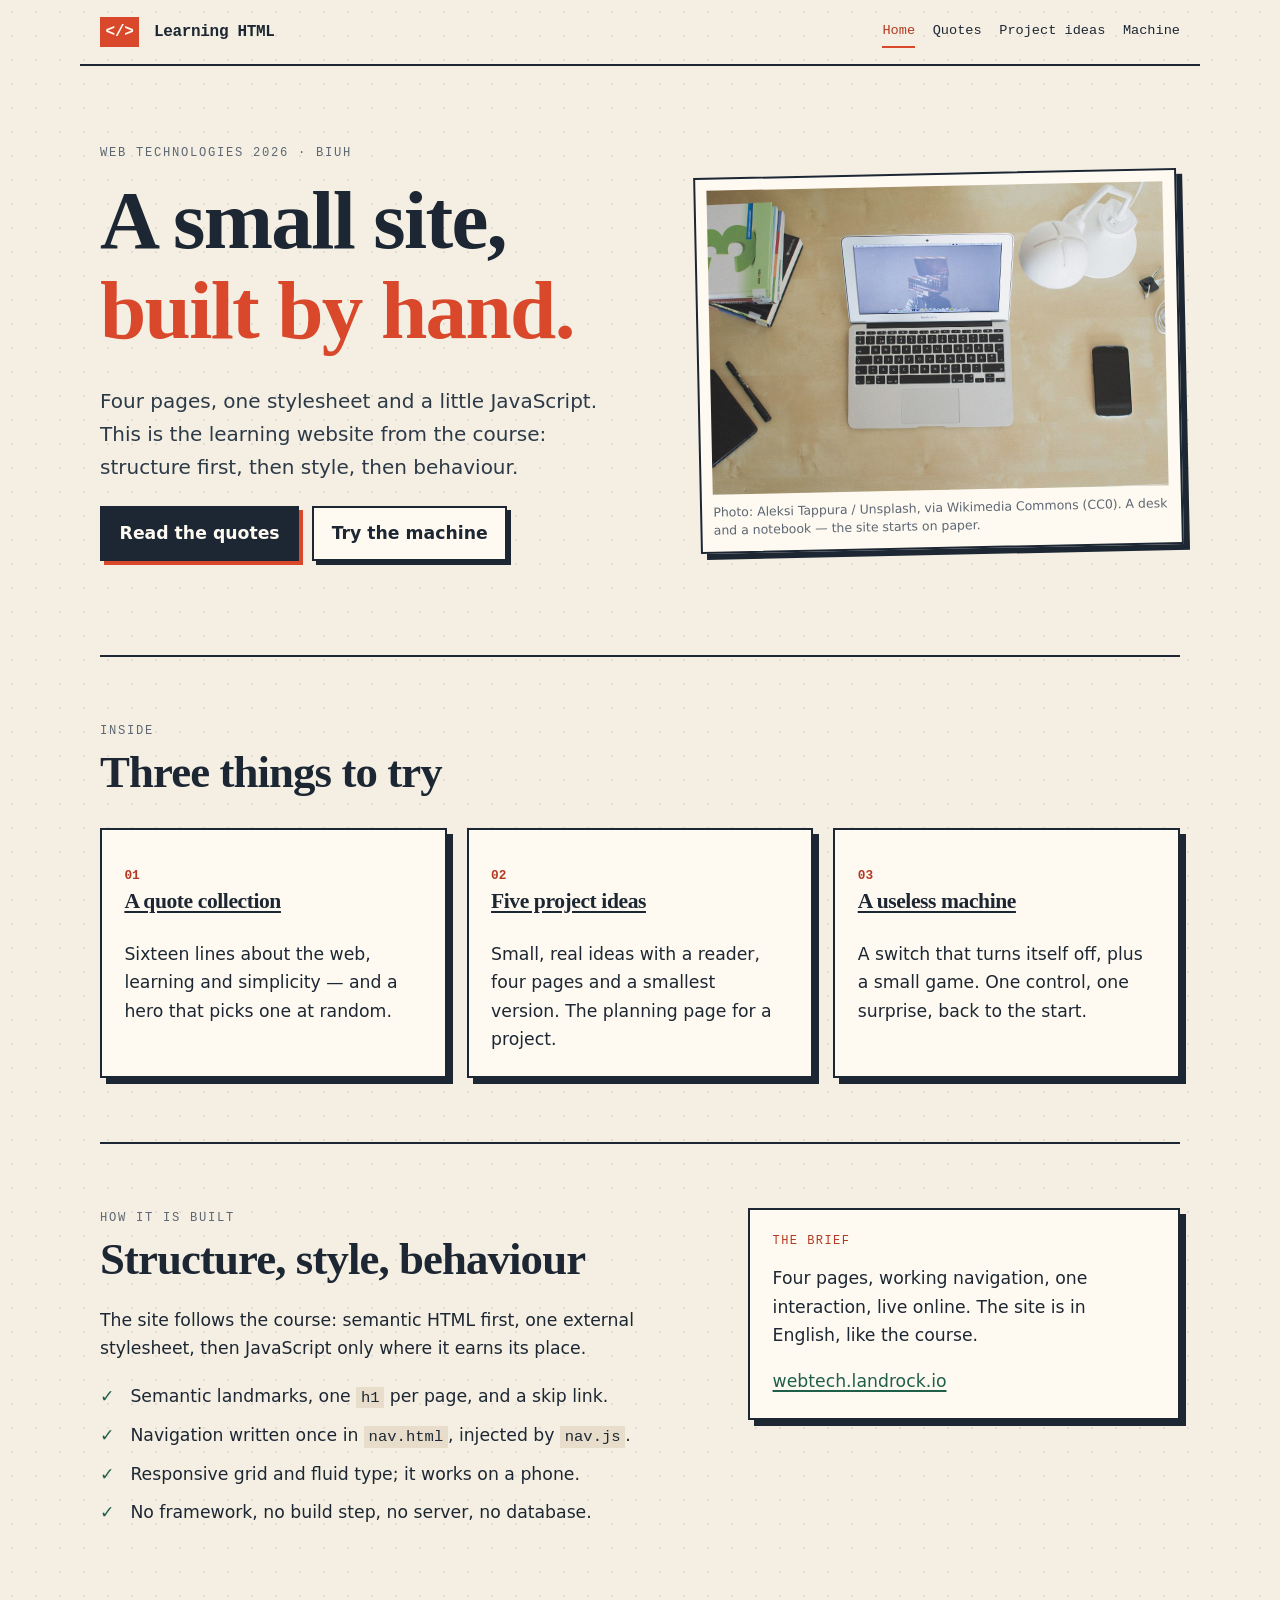
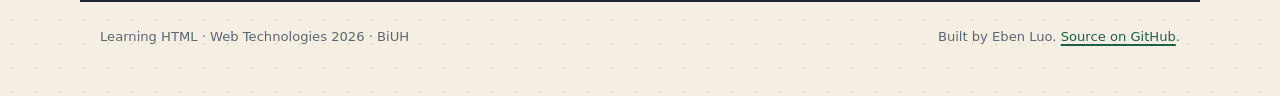
<file: index.html>
<!DOCTYPE html>
<html lang="en">
<head>
  <meta charset="UTF-8">
  <meta name="viewport" content="width=device-width, initial-scale=1">
  <title>Learning HTML — a small site built by hand</title>
  <meta name="description" content="The learning website for Web Technologies 2026: four pages, one stylesheet and a little JavaScript.">
  <link rel="canonical" href="https://ebenluo.github.io/my-site/">
  <meta property="og:title" content="Learning HTML — a small site built by hand">
  <meta property="og:description" content="Four pages, one stylesheet and a little JavaScript. Built for Web Technologies 2026.">
  <meta property="og:image" content="https://ebenluo.github.io/my-site/images/og-image.jpg">
  <meta property="og:image:width" content="1200">
  <meta property="og:image:height" content="630">
  <meta property="og:url" content="https://ebenluo.github.io/my-site/">
  <meta property="og:type" content="website">
  <meta name="twitter:card" content="summary_large_image">
  <link rel="icon" href="images/favicon-32.png" sizes="32x32">
  <link rel="apple-touch-icon" href="images/apple-touch-icon.png">
  <link rel="stylesheet" href="style.css">
  <script src="nav.js" defer></script>
</head>
<body>
  <a class="skip-link" href="#main">Skip to content</a>

  <header class="site-header">
    <a class="brand" href="index.html"><span class="brand-mark" aria-hidden="true">&lt;/&gt;</span> Learning HTML</a>
    <div class="nav-mount" data-nav></div>
  </header>

  <main id="main">
    <section class="hero" aria-labelledby="hero-title">
      <div class="hero-copy">
        <p class="eyebrow">Web Technologies 2026 · BiUH</p>
        <h1 id="hero-title">A small site,<br><span>built by hand.</span></h1>
        <p class="lede">Four pages, one stylesheet and a little JavaScript. This is the learning website from the course: structure first, then style, then behaviour.</p>
        <p class="hero-actions">
          <a class="button" href="quotes.html">Read the quotes</a>
          <a class="button button--ghost" href="machine.html">Try the machine</a>
        </p>
      </div>
      <figure class="hero-figure">
        <img src="images/hero.jpg" alt="A laptop, a notebook, a phone and books on a wooden desk, seen from above." width="1200" height="800">
        <figcaption>Photo: Aleksi Tappura / Unsplash, via Wikimedia Commons (CC0). A desk and a notebook — the site starts on paper.</figcaption>
      </figure>
    </section>

    <section class="section" aria-labelledby="inside-title">
      <div class="section-head">
        <p class="eyebrow">Inside</p>
        <h2 id="inside-title">Three things to try</h2>
      </div>
      <div class="card-grid">
        <article class="card">
          <p class="card-number">01</p>
          <h3><a href="quotes.html">A quote collection</a></h3>
          <p>Sixteen lines about the web, learning and simplicity — and a hero that picks one at random.</p>
        </article>
        <article class="card">
          <p class="card-number">02</p>
          <h3><a href="project.html">Five project ideas</a></h3>
          <p>Small, real ideas with a reader, four pages and a smallest version. The planning page for a project.</p>
        </article>
        <article class="card">
          <p class="card-number">03</p>
          <h3><a href="machine.html">A useless machine</a></h3>
          <p>A switch that turns itself off, plus a small game. One control, one surprise, back to the start.</p>
        </article>
      </div>
    </section>

    <section class="section section--split" aria-labelledby="built-title">
      <div>
        <p class="eyebrow">How it is built</p>
        <h2 id="built-title">Structure, style, behaviour</h2>
        <p>The site follows the course: semantic HTML first, one external stylesheet, then JavaScript only where it earns its place.</p>
        <ul class="check-list">
          <li>Semantic landmarks, one <code>h1</code> per page, and a skip link.</li>
          <li>Navigation written once in <code>nav.html</code>, injected by <code>nav.js</code>.</li>
          <li>Responsive grid and fluid type; it works on a phone.</li>
          <li>No framework, no build step, no server, no database.</li>
        </ul>
      </div>
      <aside class="note" aria-label="Course note">
        <p class="note-label">The brief</p>
        <p>Four pages, working navigation, one interaction, live online. The site is in English, like the course.</p>
        <p><a href="https://webtech.landrock.io" rel="noopener">webtech.landrock.io</a></p>
      </aside>
    </section>
  </main>

  <footer class="site-footer">
    <p>Learning HTML · Web Technologies 2026 · BiUH</p>
    <p>Built by Eben Luo. <a href="https://github.com/EbenLuo/my-site">Source on GitHub</a>.</p>
  </footer>
</body>
</html>
</file>
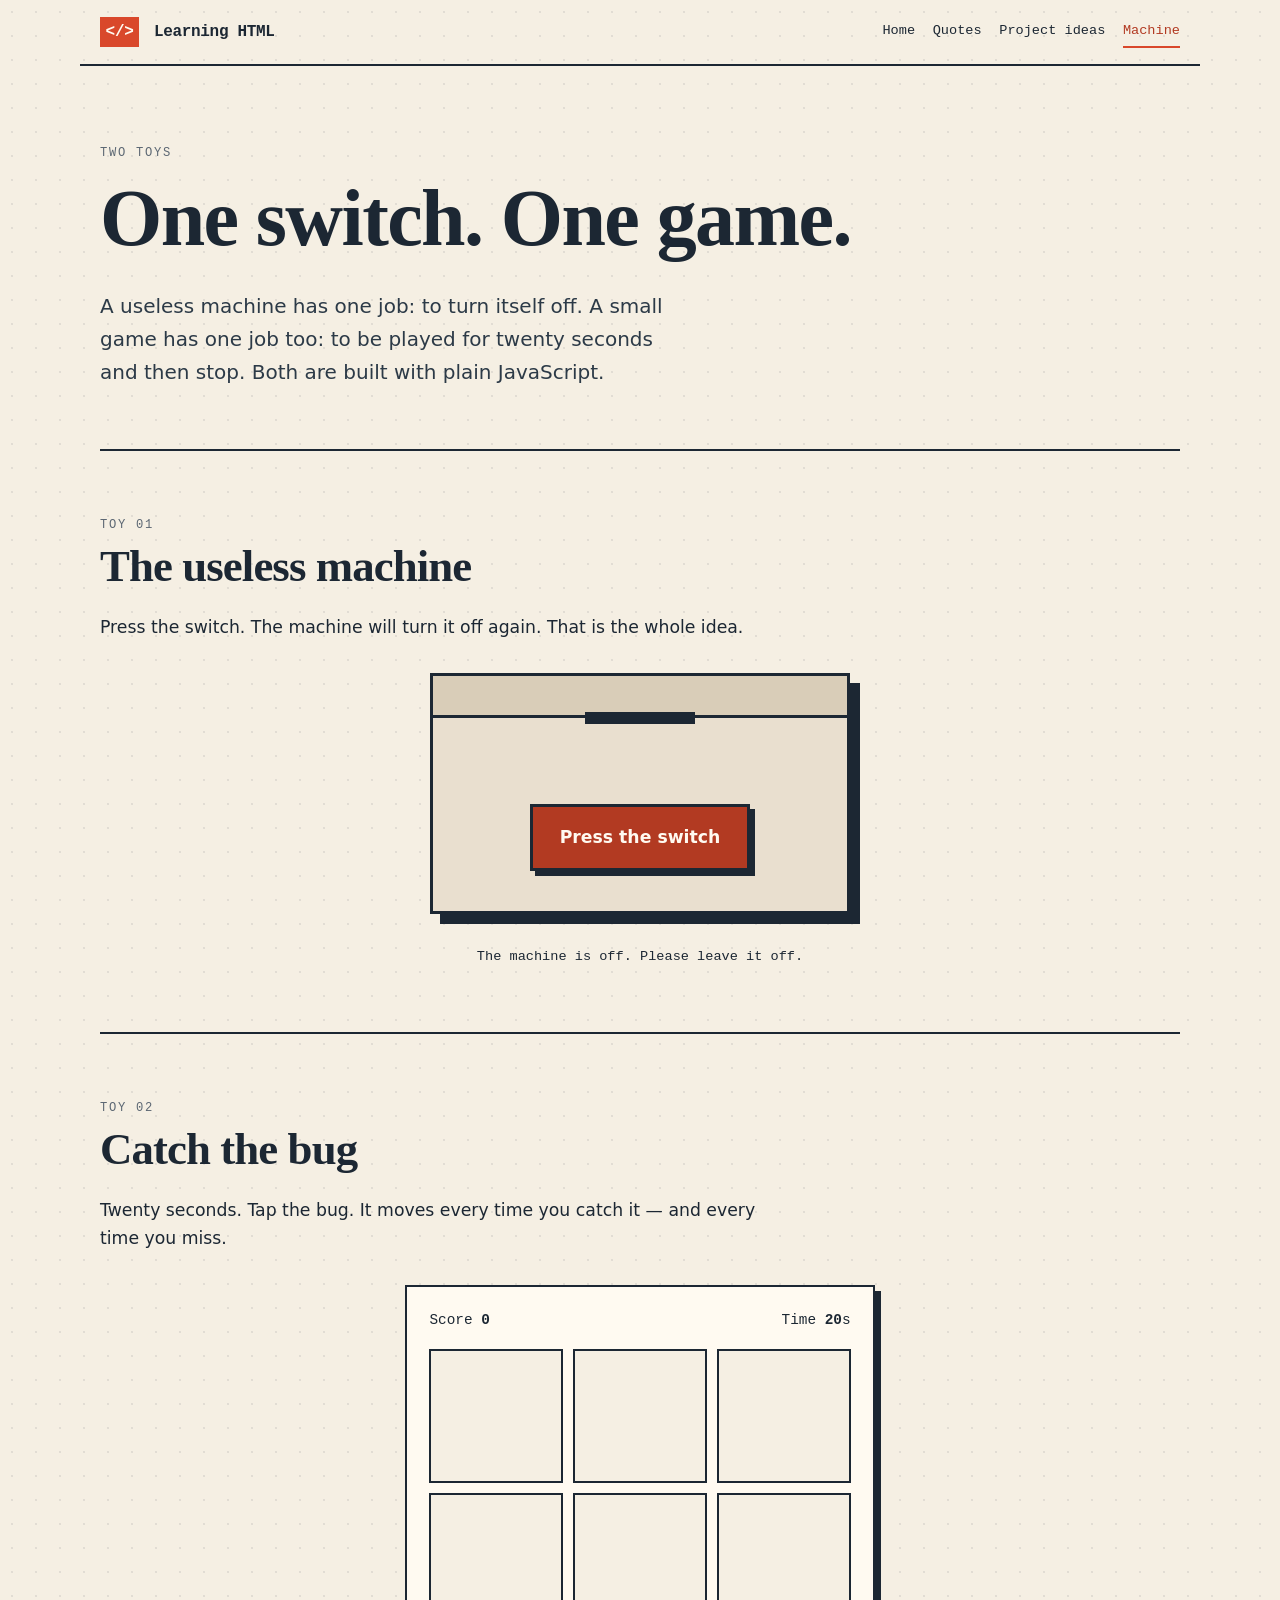
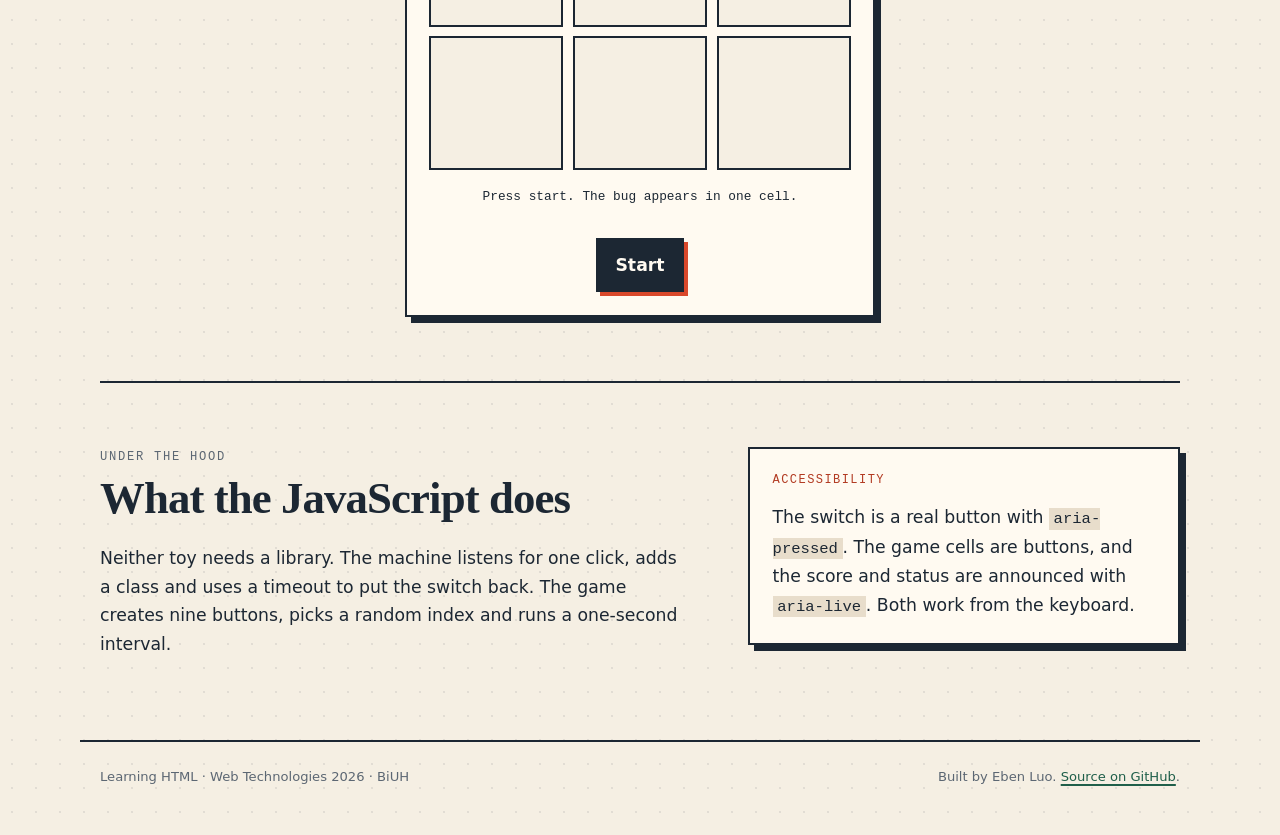
<file: machine.html>
<!DOCTYPE html>
<html lang="en">
<head>
  <meta charset="UTF-8">
  <meta name="viewport" content="width=device-width, initial-scale=1">
  <title>The useless machine — Learning HTML</title>
  <meta name="description" content="A switch that turns itself off, and a twenty-second game: catch the bug.">
  <link rel="canonical" href="https://ebenluo.github.io/my-site/machine.html">
  <meta property="og:title" content="The useless machine — Learning HTML">
  <meta property="og:description" content="A switch that turns itself off, and a twenty-second game: catch the bug.">
  <meta property="og:image" content="https://ebenluo.github.io/my-site/images/og-image.jpg">
  <meta property="og:image:width" content="1200">
  <meta property="og:image:height" content="630">
  <meta property="og:url" content="https://ebenluo.github.io/my-site/machine.html">
  <meta property="og:type" content="website">
  <meta name="twitter:card" content="summary_large_image">
  <link rel="icon" href="images/favicon-32.png" sizes="32x32">
  <link rel="apple-touch-icon" href="images/apple-touch-icon.png">
  <link rel="stylesheet" href="style.css">
  <script src="nav.js" defer></script>
  <script src="machine.js" defer></script>
</head>
<body>
  <a class="skip-link" href="#main">Skip to content</a>

  <header class="site-header">
    <a class="brand" href="index.html"><span class="brand-mark" aria-hidden="true">&lt;/&gt;</span> Learning HTML</a>
    <div class="nav-mount" data-nav></div>
  </header>

  <main id="main">
    <section class="page-intro" aria-labelledby="machine-title">
      <p class="eyebrow">Two toys</p>
      <h1 id="machine-title">One switch. One game.</h1>
      <p class="lede">A useless machine has one job: to turn itself off. A small game has one job too: to be played for twenty seconds and then stop. Both are built with plain JavaScript.</p>
    </section>

    <section class="section machine-section" aria-labelledby="useless-title">
      <div class="section-head">
        <p class="eyebrow">Toy 01</p>
        <h2 id="useless-title">The useless machine</h2>
        <p>Press the switch. The machine will turn it off again. That is the whole idea.</p>
      </div>

      <div class="machine-device" id="machine-device">
        <div class="machine-face" aria-hidden="true"><span class="machine-slot"></span></div>
        <div class="machine-arm" aria-hidden="true"><span class="machine-hand"></span></div>
        <button class="switch" id="machine-switch" type="button" aria-pressed="false">
          <span class="switch-label">Press the switch</span>
        </button>
      </div>
      <p class="machine-status" id="machine-status" role="status" aria-live="polite">The machine is off. Please leave it off.</p>
    </section>

    <section class="section game-section" aria-labelledby="game-title">
      <div class="section-head">
        <p class="eyebrow">Toy 02</p>
        <h2 id="game-title">Catch the bug</h2>
        <p>Twenty seconds. Tap the bug. It moves every time you catch it — and every time you miss.</p>
      </div>

      <div class="game">
        <div class="game-hud">
          <p>Score <strong id="game-score">0</strong></p>
          <p>Time <strong id="game-time">20</strong>s</p>
        </div>
        <div class="game-grid" id="game-grid" role="group" aria-label="Nine cells. Catch the bug."></div>
        <p class="game-status" id="game-status" role="status" aria-live="polite">Press start. The bug appears in one cell.</p>
        <div class="game-actions">
          <button class="button" id="game-start" type="button">Start</button>
        </div>
      </div>
      <noscript><p class="source-note">Both toys need JavaScript. The rest of the site works without it.</p></noscript>
    </section>

    <section class="section section--split" aria-labelledby="how-title">
      <div>
        <p class="eyebrow">Under the hood</p>
        <h2 id="how-title">What the JavaScript does</h2>
        <p>Neither toy needs a library. The machine listens for one click, adds a class and uses a timeout to put the switch back. The game creates nine buttons, picks a random index and runs a one-second interval.</p>
      </div>
      <aside class="note" aria-label="Accessibility note">
        <p class="note-label">Accessibility</p>
        <p>The switch is a real button with <code>aria-pressed</code>. The game cells are buttons, and the score and status are announced with <code>aria-live</code>. Both work from the keyboard.</p>
      </aside>
    </section>
  </main>

  <footer class="site-footer">
    <p>Learning HTML · Web Technologies 2026 · BiUH</p>
    <p>Built by Eben Luo. <a href="https://github.com/EbenLuo/my-site">Source on GitHub</a>.</p>
  </footer>
</body>
</html>
</file>
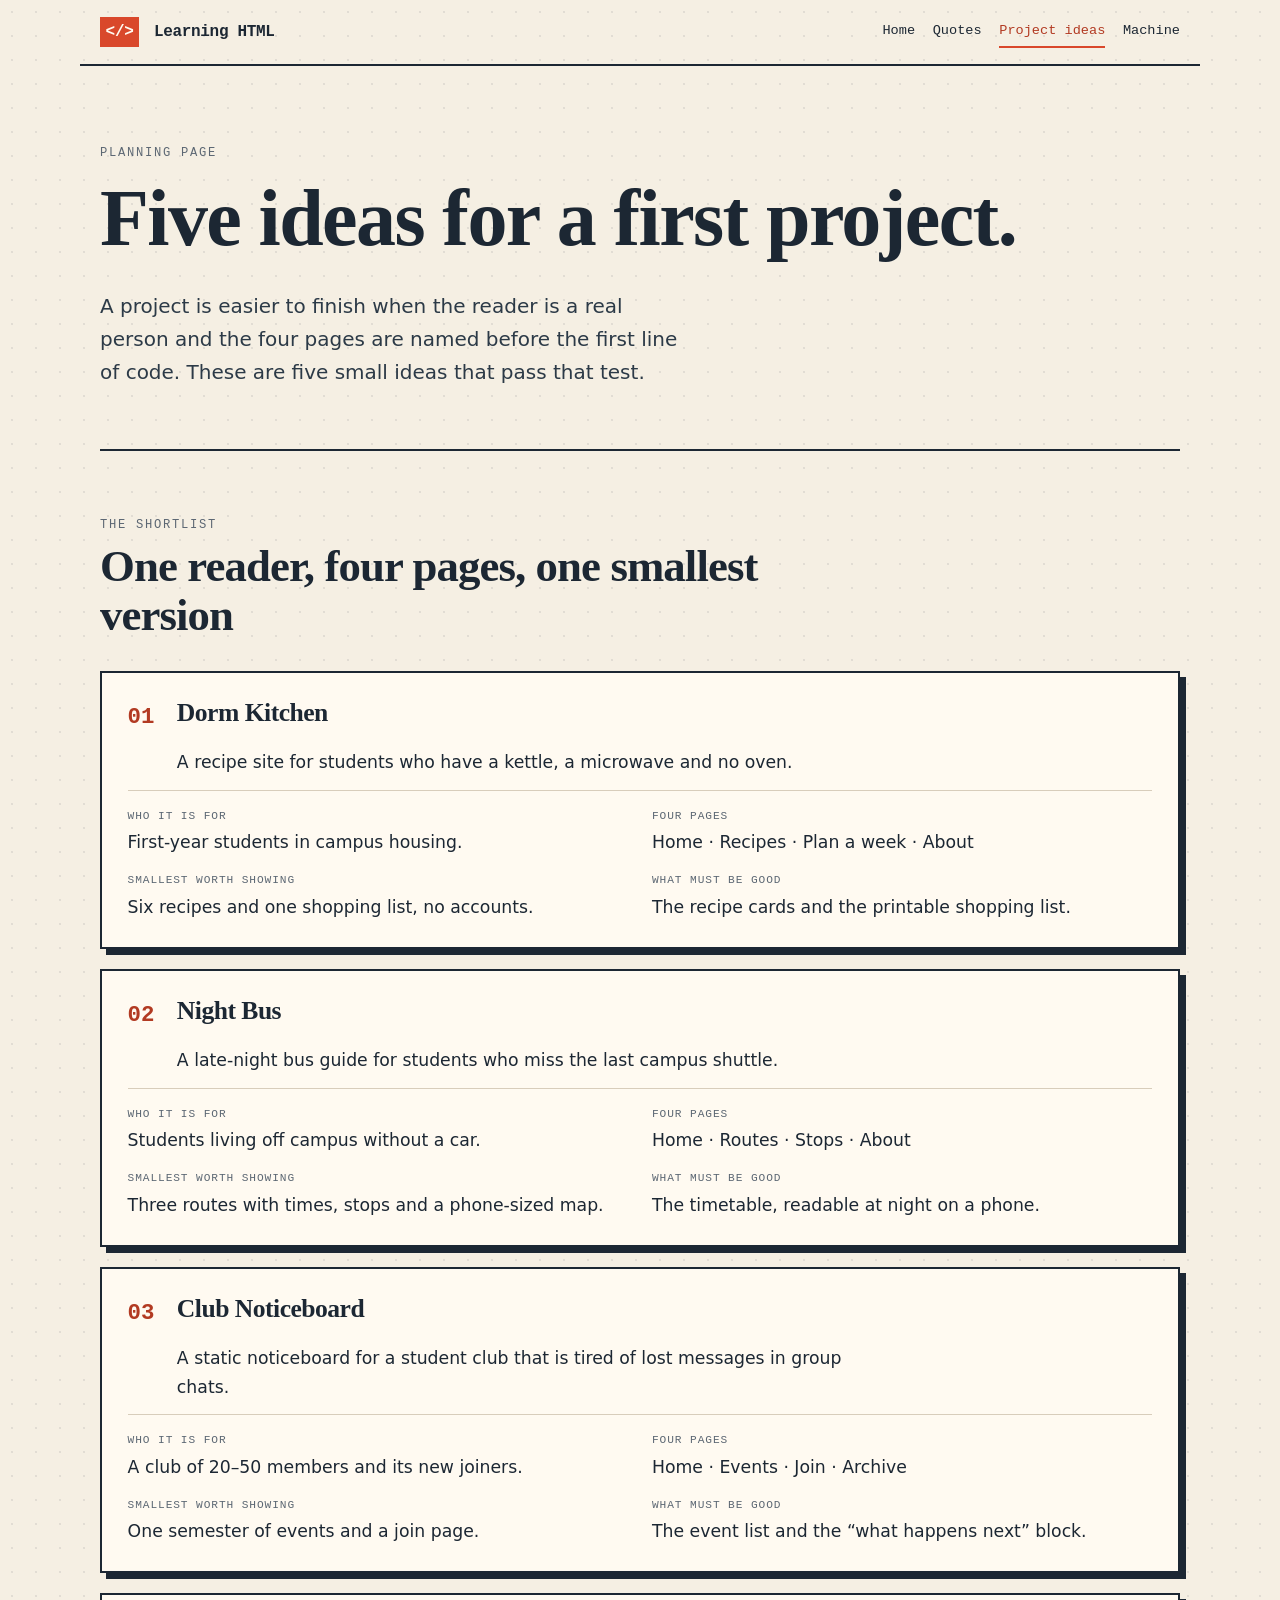
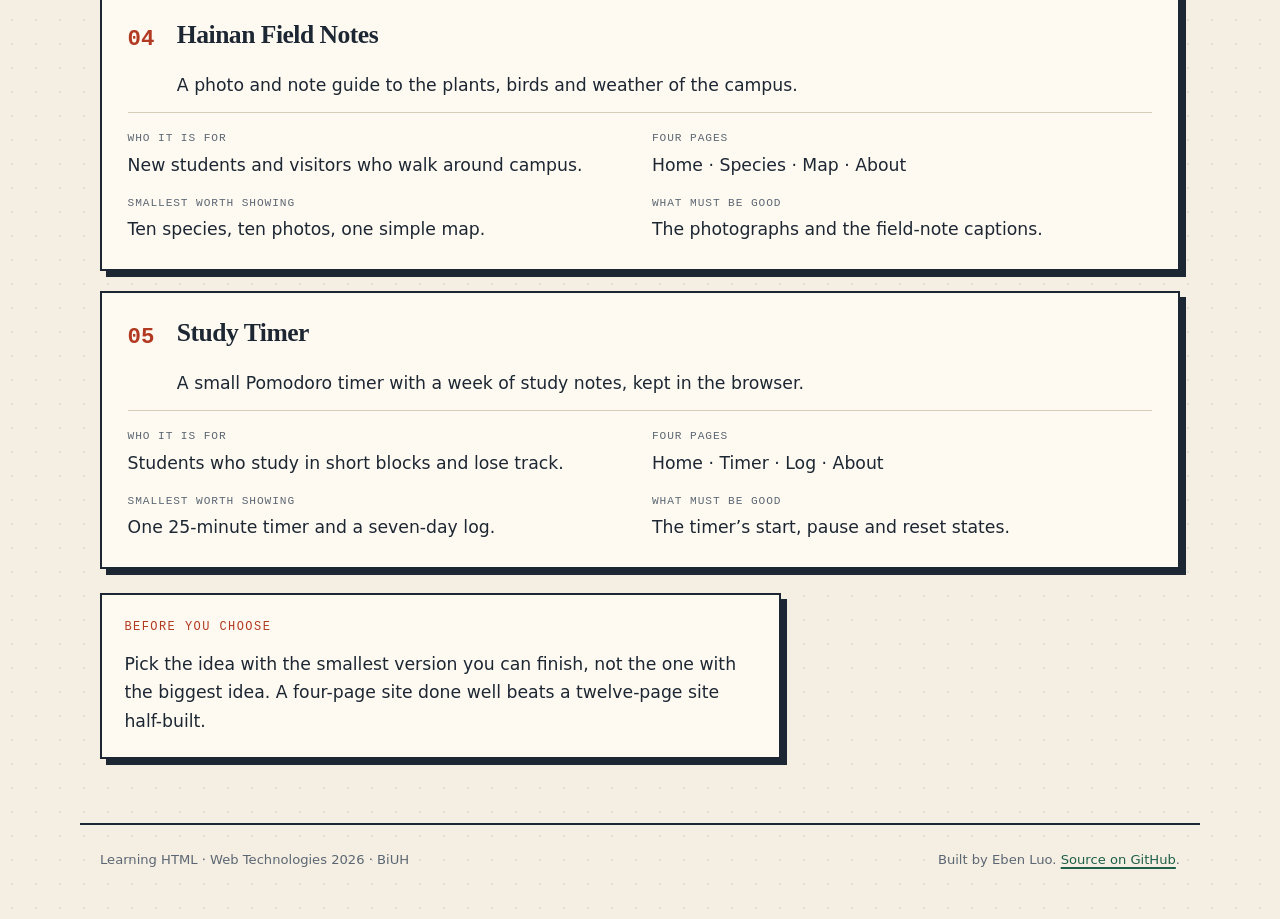
<file: project.html>
<!DOCTYPE html>
<html lang="en">
<head>
  <meta charset="UTF-8">
  <meta name="viewport" content="width=device-width, initial-scale=1">
  <title>Five project ideas — Learning HTML</title>
  <meta name="description" content="Five small website ideas, each with a reader, four pages and a smallest version worth showing.">
  <link rel="canonical" href="https://ebenluo.github.io/my-site/project.html">
  <meta property="og:title" content="Five project ideas — Learning HTML">
  <meta property="og:description" content="Five small website ideas, each with a reader, four pages and a smallest version.">
  <meta property="og:image" content="https://ebenluo.github.io/my-site/images/og-image.jpg">
  <meta property="og:image:width" content="1200">
  <meta property="og:image:height" content="630">
  <meta property="og:url" content="https://ebenluo.github.io/my-site/project.html">
  <meta property="og:type" content="website">
  <meta name="twitter:card" content="summary_large_image">
  <link rel="icon" href="images/favicon-32.png" sizes="32x32">
  <link rel="apple-touch-icon" href="images/apple-touch-icon.png">
  <link rel="stylesheet" href="style.css">
  <script src="nav.js" defer></script>
</head>
<body>
  <a class="skip-link" href="#main">Skip to content</a>

  <header class="site-header">
    <a class="brand" href="index.html"><span class="brand-mark" aria-hidden="true">&lt;/&gt;</span> Learning HTML</a>
    <div class="nav-mount" data-nav></div>
  </header>

  <main id="main">
    <section class="page-intro" aria-labelledby="project-title">
      <p class="eyebrow">Planning page</p>
      <h1 id="project-title">Five ideas for a first project.</h1>
      <p class="lede">A project is easier to finish when the reader is a real person and the four pages are named before the first line of code. These are five small ideas that pass that test.</p>
    </section>

    <section class="section" aria-labelledby="ideas-title">
      <div class="section-head">
        <p class="eyebrow">The shortlist</p>
        <h2 id="ideas-title">One reader, four pages, one smallest version</h2>
      </div>

      <article class="idea">
        <p class="idea-number" aria-hidden="true">01</p>
        <h2>Dorm Kitchen</h2>
        <p class="idea-pitch">A recipe site for students who have a kettle, a microwave and no oven.</p>
        <dl class="idea-meta">
          <div><dt>Who it is for</dt><dd>First-year students in campus housing.</dd></div>
          <div><dt>Four pages</dt><dd>Home · Recipes · Plan a week · About</dd></div>
          <div><dt>Smallest worth showing</dt><dd>Six recipes and one shopping list, no accounts.</dd></div>
          <div><dt>What must be good</dt><dd>The recipe cards and the printable shopping list.</dd></div>
        </dl>
      </article>

      <article class="idea">
        <p class="idea-number" aria-hidden="true">02</p>
        <h2>Night Bus</h2>
        <p class="idea-pitch">A late-night bus guide for students who miss the last campus shuttle.</p>
        <dl class="idea-meta">
          <div><dt>Who it is for</dt><dd>Students living off campus without a car.</dd></div>
          <div><dt>Four pages</dt><dd>Home · Routes · Stops · About</dd></div>
          <div><dt>Smallest worth showing</dt><dd>Three routes with times, stops and a phone-sized map.</dd></div>
          <div><dt>What must be good</dt><dd>The timetable, readable at night on a phone.</dd></div>
        </dl>
      </article>

      <article class="idea">
        <p class="idea-number" aria-hidden="true">03</p>
        <h2>Club Noticeboard</h2>
        <p class="idea-pitch">A static noticeboard for a student club that is tired of lost messages in group chats.</p>
        <dl class="idea-meta">
          <div><dt>Who it is for</dt><dd>A club of 20–50 members and its new joiners.</dd></div>
          <div><dt>Four pages</dt><dd>Home · Events · Join · Archive</dd></div>
          <div><dt>Smallest worth showing</dt><dd>One semester of events and a join page.</dd></div>
          <div><dt>What must be good</dt><dd>The event list and the “what happens next” block.</dd></div>
        </dl>
      </article>

      <article class="idea">
        <p class="idea-number" aria-hidden="true">04</p>
        <h2>Hainan Field Notes</h2>
        <p class="idea-pitch">A photo and note guide to the plants, birds and weather of the campus.</p>
        <dl class="idea-meta">
          <div><dt>Who it is for</dt><dd>New students and visitors who walk around campus.</dd></div>
          <div><dt>Four pages</dt><dd>Home · Species · Map · About</dd></div>
          <div><dt>Smallest worth showing</dt><dd>Ten species, ten photos, one simple map.</dd></div>
          <div><dt>What must be good</dt><dd>The photographs and the field-note captions.</dd></div>
        </dl>
      </article>

      <article class="idea">
        <p class="idea-number" aria-hidden="true">05</p>
        <h2>Study Timer</h2>
        <p class="idea-pitch">A small Pomodoro timer with a week of study notes, kept in the browser.</p>
        <dl class="idea-meta">
          <div><dt>Who it is for</dt><dd>Students who study in short blocks and lose track.</dd></div>
          <div><dt>Four pages</dt><dd>Home · Timer · Log · About</dd></div>
          <div><dt>Smallest worth showing</dt><dd>One 25-minute timer and a seven-day log.</dd></div>
          <div><dt>What must be good</dt><dd>The timer’s start, pause and reset states.</dd></div>
        </dl>
      </article>

      <aside class="note note--wide" aria-label="Before you choose">
        <p class="note-label">Before you choose</p>
        <p>Pick the idea with the smallest version you can finish, not the one with the biggest idea. A four-page site done well beats a twelve-page site half-built.</p>
      </aside>
    </section>
  </main>

  <footer class="site-footer">
    <p>Learning HTML · Web Technologies 2026 · BiUH</p>
    <p>Built by Eben Luo. <a href="https://github.com/EbenLuo/my-site">Source on GitHub</a>.</p>
  </footer>
</body>
</html>
</file>
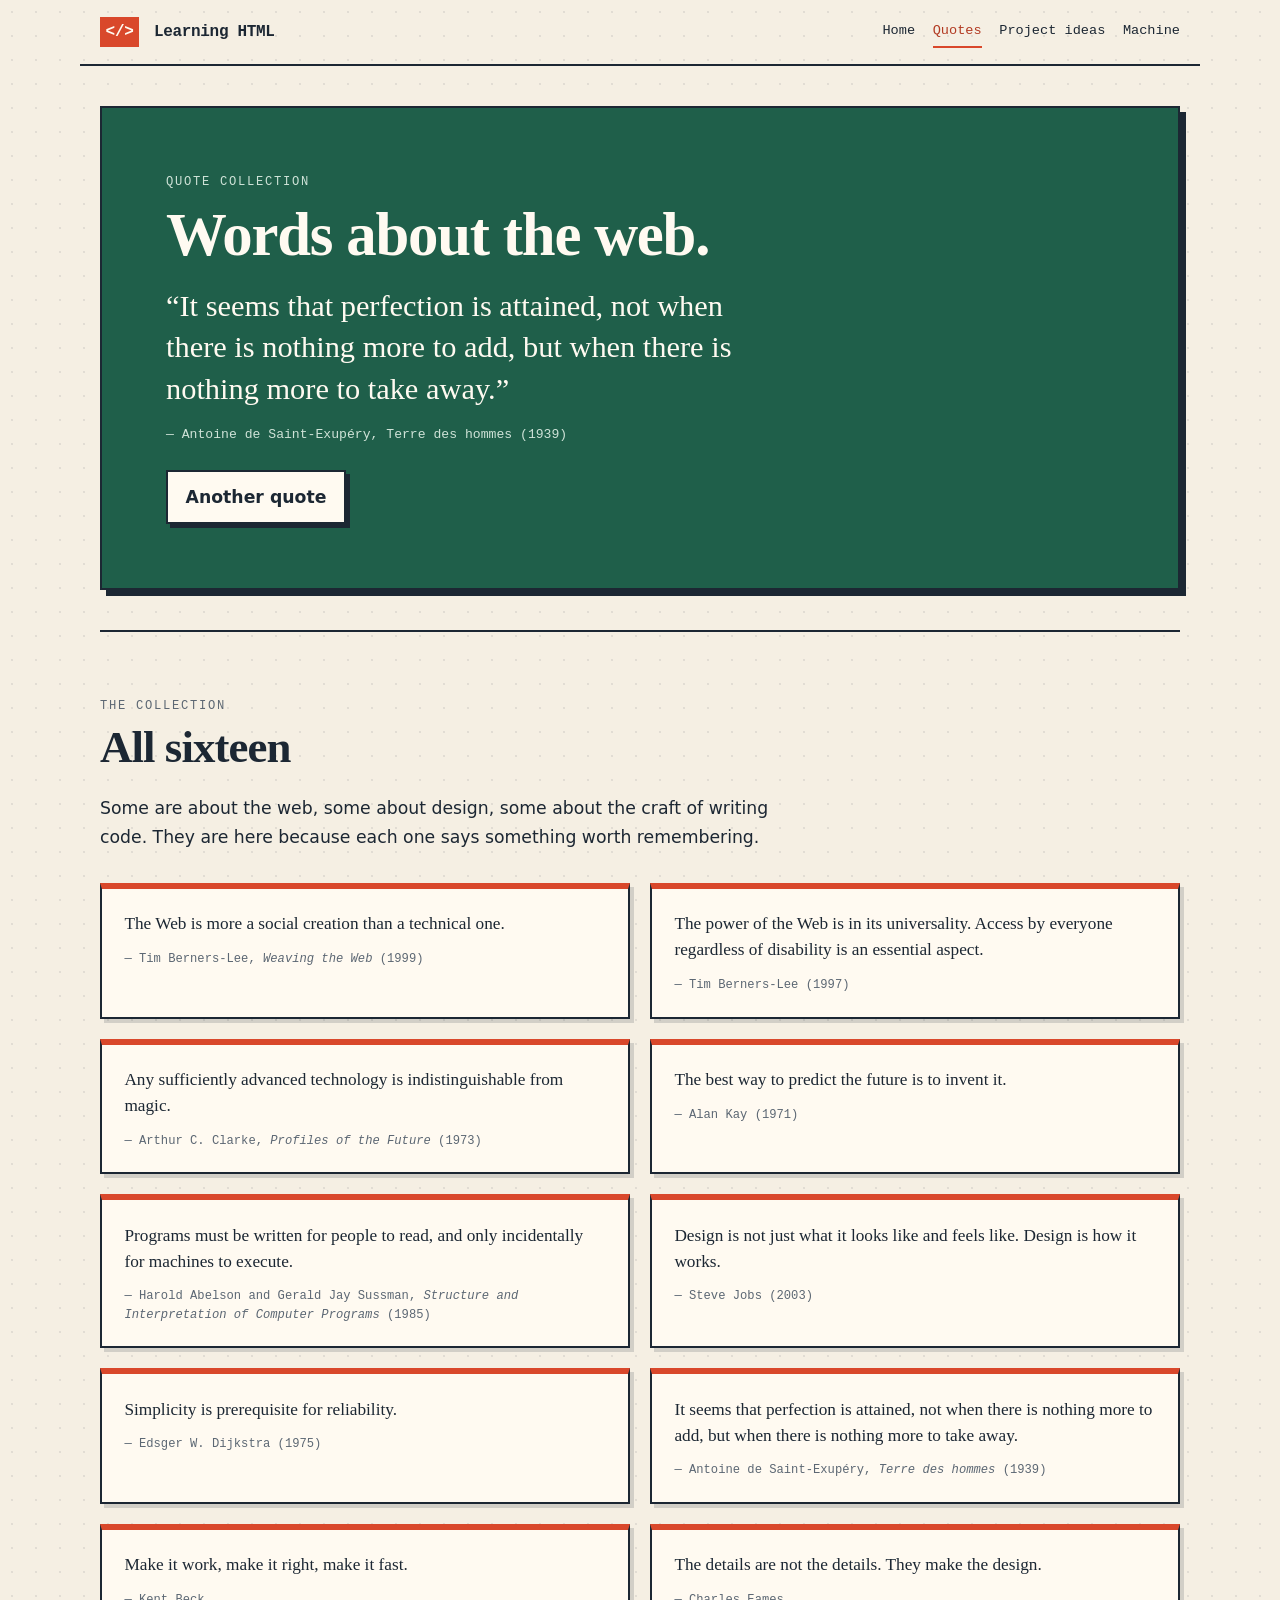
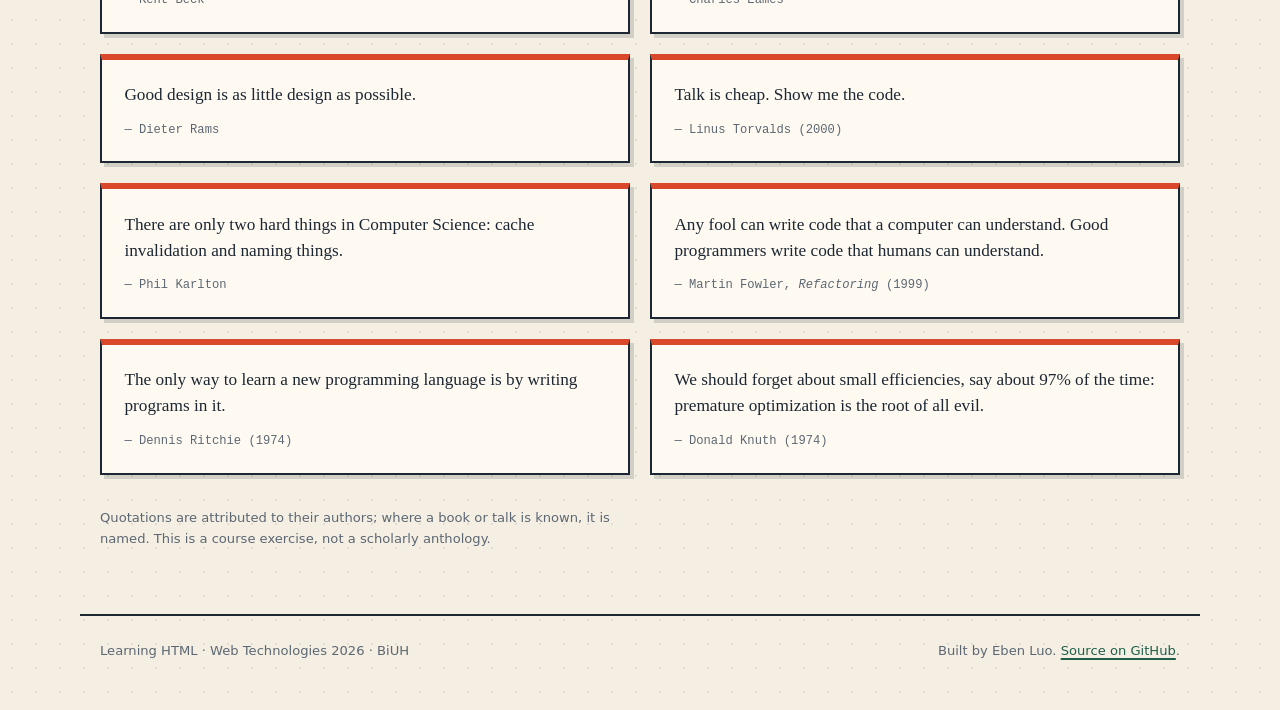
<file: quotes.html>
<!DOCTYPE html>
<html lang="en">
<head>
  <meta charset="UTF-8">
  <meta name="viewport" content="width=device-width, initial-scale=1">
  <title>Quotes about the web — Learning HTML</title>
  <meta name="description" content="Sixteen quotations about the web, learning, simplicity and code, with a random quote in the hero.">
  <link rel="canonical" href="https://ebenluo.github.io/my-site/quotes.html">
  <meta property="og:title" content="Quotes about the web — Learning HTML">
  <meta property="og:description" content="Sixteen quotations about the web, learning, simplicity and code.">
  <meta property="og:image" content="https://ebenluo.github.io/my-site/images/og-image.jpg">
  <meta property="og:image:width" content="1200">
  <meta property="og:image:height" content="630">
  <meta property="og:url" content="https://ebenluo.github.io/my-site/quotes.html">
  <meta property="og:type" content="website">
  <meta name="twitter:card" content="summary_large_image">
  <link rel="icon" href="images/favicon-32.png" sizes="32x32">
  <link rel="apple-touch-icon" href="images/apple-touch-icon.png">
  <link rel="stylesheet" href="style.css">
  <script src="nav.js" defer></script>
  <script src="quotes.js" defer></script>
</head>
<body>
  <a class="skip-link" href="#main">Skip to content</a>

  <header class="site-header">
    <a class="brand" href="index.html"><span class="brand-mark" aria-hidden="true">&lt;/&gt;</span> Learning HTML</a>
    <div class="nav-mount" data-nav></div>
  </header>

  <main id="main">
    <section class="quote-hero" aria-labelledby="quotes-title">
      <p class="eyebrow">Quote collection</p>
      <h1 id="quotes-title">Words about the web.</h1>
      <figure class="random-quote" aria-live="polite" aria-atomic="true">
        <blockquote>
          <p id="random-quote-text">“The Web is more a social creation than a technical one.”</p>
        </blockquote>
        <figcaption id="random-quote-author">— Tim Berners-Lee, <cite>Weaving the Web</cite> (1999)</figcaption>
      </figure>
      <button class="button" id="new-quote" type="button">Another quote</button>
    </section>

    <section class="section" aria-labelledby="all-quotes-title">
      <div class="section-head">
        <p class="eyebrow">The collection</p>
        <h2 id="all-quotes-title">All sixteen</h2>
        <p>Some are about the web, some about design, some about the craft of writing code. They are here because each one says something worth remembering.</p>
      </div>

      <ol class="quote-list">
        <li>
          <figure>
            <blockquote><p>The Web is more a social creation than a technical one.</p></blockquote>
            <figcaption>— Tim Berners-Lee, <cite>Weaving the Web</cite> (1999)</figcaption>
          </figure>
        </li>
        <li>
          <figure>
            <blockquote><p>The power of the Web is in its universality. Access by everyone regardless of disability is an essential aspect.</p></blockquote>
            <figcaption>— Tim Berners-Lee (1997)</figcaption>
          </figure>
        </li>
        <li>
          <figure>
            <blockquote><p>Any sufficiently advanced technology is indistinguishable from magic.</p></blockquote>
            <figcaption>— Arthur C. Clarke, <cite>Profiles of the Future</cite> (1973)</figcaption>
          </figure>
        </li>
        <li>
          <figure>
            <blockquote><p>The best way to predict the future is to invent it.</p></blockquote>
            <figcaption>— Alan Kay (1971)</figcaption>
          </figure>
        </li>
        <li>
          <figure>
            <blockquote><p>Programs must be written for people to read, and only incidentally for machines to execute.</p></blockquote>
            <figcaption>— Harold Abelson and Gerald Jay Sussman, <cite>Structure and Interpretation of Computer Programs</cite> (1985)</figcaption>
          </figure>
        </li>
        <li>
          <figure>
            <blockquote><p>Design is not just what it looks like and feels like. Design is how it works.</p></blockquote>
            <figcaption>— Steve Jobs (2003)</figcaption>
          </figure>
        </li>
        <li>
          <figure>
            <blockquote><p>Simplicity is prerequisite for reliability.</p></blockquote>
            <figcaption>— Edsger W. Dijkstra (1975)</figcaption>
          </figure>
        </li>
        <li>
          <figure>
            <blockquote><p>It seems that perfection is attained, not when there is nothing more to add, but when there is nothing more to take away.</p></blockquote>
            <figcaption>— Antoine de Saint-Exupéry, <cite>Terre des hommes</cite> (1939)</figcaption>
          </figure>
        </li>
        <li>
          <figure>
            <blockquote><p>Make it work, make it right, make it fast.</p></blockquote>
            <figcaption>— Kent Beck</figcaption>
          </figure>
        </li>
        <li>
          <figure>
            <blockquote><p>The details are not the details. They make the design.</p></blockquote>
            <figcaption>— Charles Eames</figcaption>
          </figure>
        </li>
        <li>
          <figure>
            <blockquote><p>Good design is as little design as possible.</p></blockquote>
            <figcaption>— Dieter Rams</figcaption>
          </figure>
        </li>
        <li>
          <figure>
            <blockquote><p>Talk is cheap. Show me the code.</p></blockquote>
            <figcaption>— Linus Torvalds (2000)</figcaption>
          </figure>
        </li>
        <li>
          <figure>
            <blockquote><p>There are only two hard things in Computer Science: cache invalidation and naming things.</p></blockquote>
            <figcaption>— Phil Karlton</figcaption>
          </figure>
        </li>
        <li>
          <figure>
            <blockquote><p>Any fool can write code that a computer can understand. Good programmers write code that humans can understand.</p></blockquote>
            <figcaption>— Martin Fowler, <cite>Refactoring</cite> (1999)</figcaption>
          </figure>
        </li>
        <li>
          <figure>
            <blockquote><p>The only way to learn a new programming language is by writing programs in it.</p></blockquote>
            <figcaption>— Dennis Ritchie (1974)</figcaption>
          </figure>
        </li>
        <li>
          <figure>
            <blockquote><p>We should forget about small efficiencies, say about 97% of the time: premature optimization is the root of all evil.</p></blockquote>
            <figcaption>— Donald Knuth (1974)</figcaption>
          </figure>
        </li>
      </ol>

      <p class="source-note">Quotations are attributed to their authors; where a book or talk is known, it is named. This is a course exercise, not a scholarly anthology.</p>
    </section>
  </main>

  <footer class="site-footer">
    <p>Learning HTML · Web Technologies 2026 · BiUH</p>
    <p>Built by Eben Luo. <a href="https://github.com/EbenLuo/my-site">Source on GitHub</a>.</p>
  </footer>
</body>
</html>
</file>
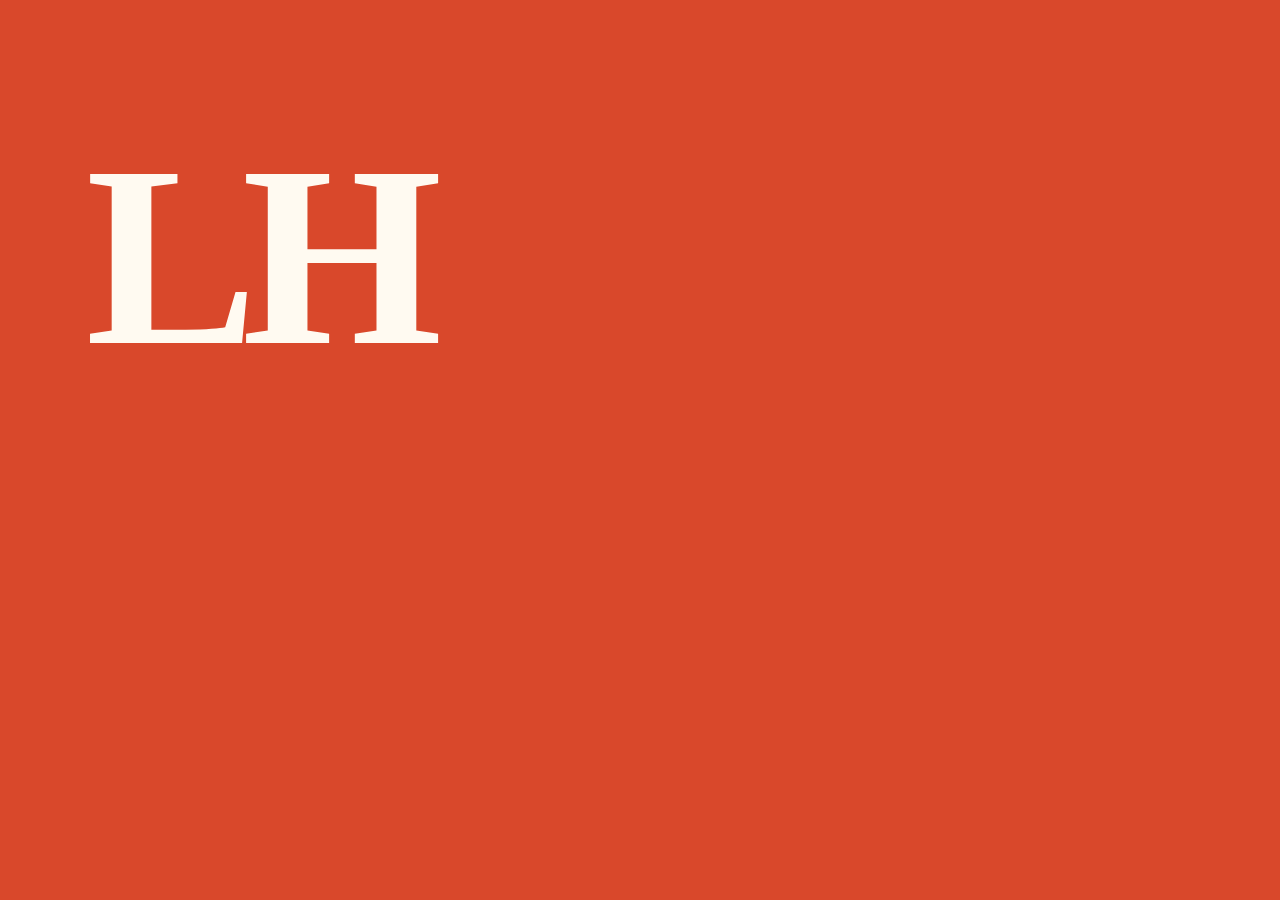
<file: design/icon.html>
<!DOCTYPE html>
<html lang="en">
<head>
  <meta charset="UTF-8">
  <meta name="robots" content="noindex">
  <title>Learning HTML — app icon</title>
  <style>
    html,
    body {
      width: 512px;
      height: 512px;
      margin: 0;
      overflow: hidden;
    }

    body {
      display: grid;
      place-items: center;
      background: #d9482b;
      color: #fffaf1;
      font-family: Georgia, "Times New Roman", serif;
    }

    .icon {
      display: grid;
      place-items: center;
      width: 512px;
      height: 512px;
      font-size: 258px;
      font-weight: 700;
      letter-spacing: -16px;
      line-height: 1;
    }
  </style>
</head>
<body>
  <div class="icon">LH</div>
</body>
</html>
</file>
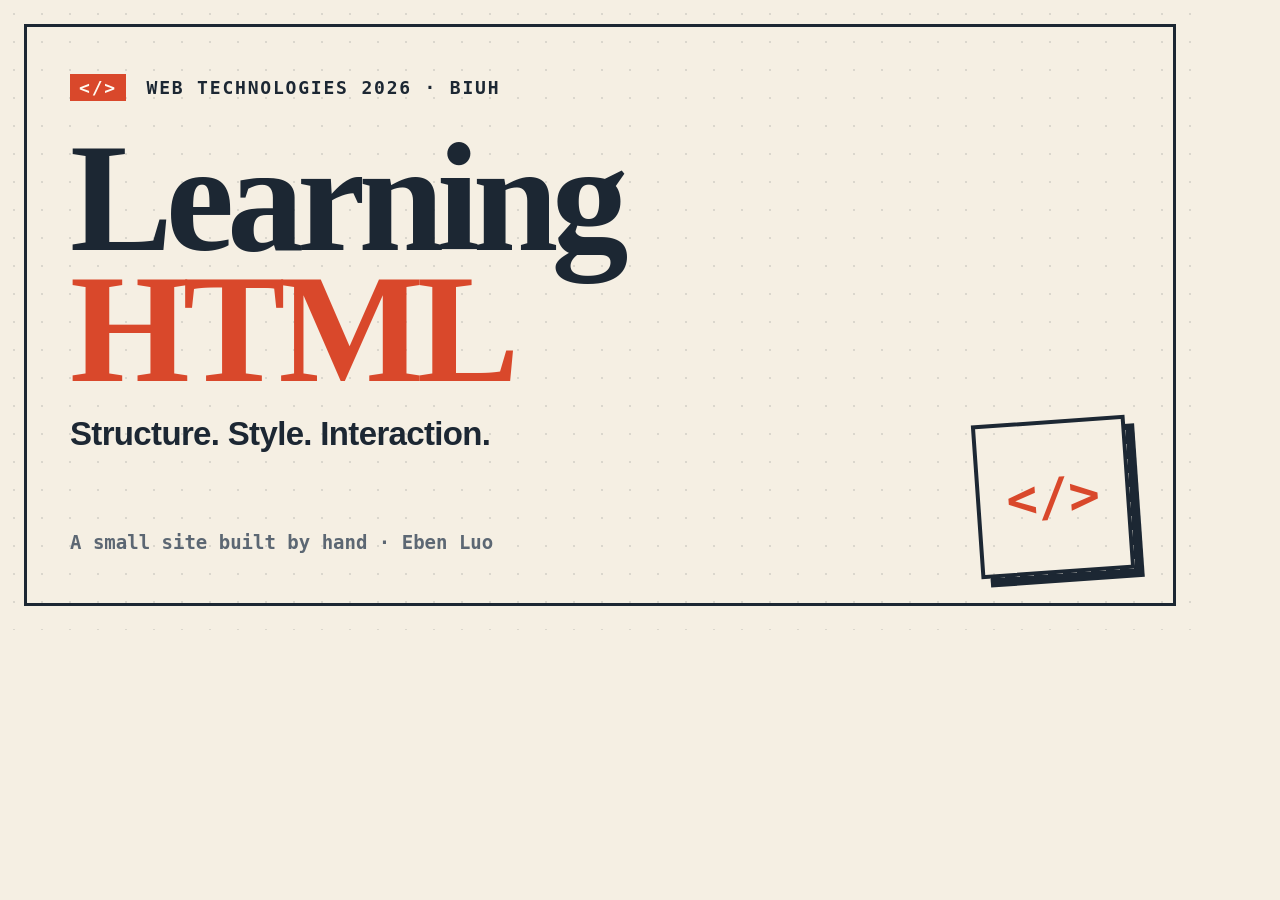
<file: design/og-poster.html>
<!DOCTYPE html>
<html lang="en">
<head>
  <meta charset="UTF-8">
  <meta name="robots" content="noindex">
  <title>Learning HTML — Open Graph poster</title>
  <style>
    html,
    body {
      width: 1200px;
      height: 630px;
      margin: 0;
      overflow: hidden;
    }

    body {
      background: #f5efe3;
      color: #1c2733;
      font-family: Georgia, "Times New Roman", serif;
    }

    .poster {
      position: relative;
      box-sizing: border-box;
      width: 1200px;
      height: 630px;
      padding: 56px 70px;
      background-image: radial-gradient(rgba(28, 39, 51, 0.12) 1.4px, transparent 1.4px);
      background-size: 28px 28px;
    }

    .poster::before {
      content: "";
      position: absolute;
      inset: 24px;
      border: 3px solid #1c2733;
      pointer-events: none;
    }

    .top {
      font: 700 18px "Cascadia Code", Consolas, monospace;
      letter-spacing: 0.1em;
      text-transform: uppercase;
    }

    .mark {
      display: inline-block;
      margin-right: 8px;
      padding: 3px 9px;
      background: #d9482b;
      color: #fffaf1;
    }

    h1 {
      margin: 32px 0 0;
      font-size: 154px;
      line-height: 0.85;
      letter-spacing: -7px;
    }

    h1 span {
      color: #d9482b;
    }

    .tag {
      margin: 20px 0 0;
      font-family: "Segoe UI", Arial, sans-serif;
      font-size: 33px;
      font-weight: 600;
      letter-spacing: -0.02em;
    }

    .foot {
      position: absolute;
      left: 70px;
      bottom: 58px;
      font: 600 19px "Cascadia Code", Consolas, monospace;
      color: #5c6773;
    }

    .stamp {
      position: absolute;
      right: 70px;
      bottom: 56px;
      display: grid;
      width: 146px;
      height: 146px;
      place-items: center;
      border: 4px solid #1c2733;
      box-shadow: 9px 9px 0 #1c2733;
      color: #d9482b;
      font: 800 52px "Cascadia Code", Consolas, monospace;
      transform: rotate(-4deg);
    }
  </style>
</head>
<body>
  <div class="poster">
    <p class="top"><span class="mark">&lt;/&gt;</span> Web Technologies 2026 · BiUH</p>
    <h1>Learning<br><span>HTML</span></h1>
    <p class="tag">Structure. Style. Interaction.</p>
    <p class="foot">A small site built by hand · Eben Luo</p>
    <div class="stamp" aria-hidden="true">&lt;/&gt;</div>
  </div>
</body>
</html>
</file>
<file: style.css>
/* ============================================================
   Learning HTML — one stylesheet
   Palette: warm paper, dark ink, one orange accent, one green.
   ============================================================ */

:root {
  --paper: #f5efe3;
  --paper-2: #fffaf1;
  --ink: #1c2733;
  --muted: #5c6773;
  --accent: #d9482b;
  --accent-ink: #b23a22;
  --green: #1f5f4a;
  --line: #1c2733;
  --shadow: 6px 6px 0 var(--line);
  --serif: Georgia, "Times New Roman", serif;
  --sans: "Segoe UI", system-ui, -apple-system, BlinkMacSystemFont, Arial, sans-serif;
  --mono: "Cascadia Code", "SFMono-Regular", Consolas, "Liberation Mono", monospace;
}

*,
*::before,
*::after {
  box-sizing: border-box;
}

html {
  scroll-behavior: smooth;
}

body {
  margin: 0;
  color: var(--ink);
  background-color: var(--paper);
  background-image: radial-gradient(rgba(28, 39, 51, 0.09) 1px, transparent 1px);
  background-size: 24px 24px;
  font-family: var(--sans);
  font-size: clamp(1rem, 0.95rem + 0.2vw, 1.08rem);
  line-height: 1.65;
}

img {
  max-width: 100%;
  height: auto;
}

a {
  color: var(--green);
  text-decoration-thickness: 2px;
  text-underline-offset: 3px;
}

a:hover {
  color: var(--accent-ink);
}

:focus-visible {
  outline: 3px solid var(--accent);
  outline-offset: 3px;
}

.skip-link {
  position: absolute;
  top: -100px;
  left: 1rem;
  z-index: 100;
  padding: 0.65rem 1rem;
  background: var(--ink);
  color: var(--paper-2);
  text-decoration: none;
}

.skip-link:focus {
  top: 1rem;
}

/* ---------- Header and navigation ---------- */

.site-header {
  display: flex;
  flex-wrap: wrap;
  align-items: center;
  justify-content: space-between;
  gap: 1rem;
  max-width: 1120px;
  margin: 0 auto;
  padding: 1rem 1.25rem;
  border-bottom: 2px solid var(--line);
}

.brand {
  font-family: var(--mono);
  font-size: 1rem;
  font-weight: 800;
  letter-spacing: -0.02em;
  color: var(--ink);
  text-decoration: none;
}

.brand:hover {
  color: var(--ink);
}

.brand-mark {
  display: inline-block;
  margin-right: 0.35rem;
  padding: 0.1rem 0.35rem;
  background: var(--accent);
  color: var(--paper-2);
}

.site-nav {
  display: flex;
  flex-wrap: wrap;
  gap: 0.35rem 1.1rem;
  font-family: var(--mono);
  font-size: 0.85rem;
}

.site-nav a {
  padding: 0.25rem 0;
  border-bottom: 2px solid transparent;
  color: var(--ink);
  text-decoration: none;
}

.site-nav a:hover,
.site-nav a:focus-visible {
  border-color: var(--accent);
  color: var(--accent-ink);
}

.site-nav a[aria-current="page"] {
  border-color: var(--accent);
  color: var(--accent-ink);
}

.nav-error {
  margin: 0;
  font-size: 0.85rem;
}

/* ---------- Layout ---------- */

main {
  max-width: 1120px;
  margin: 0 auto;
  padding: 0 1.25rem;
}

.section {
  padding: clamp(2.5rem, 5vw, 4rem) 0;
  border-top: 2px solid var(--line);
}

.section-head {
  max-width: 62ch;
  margin-bottom: 2rem;
}

.section--split {
  display: grid;
  grid-template-columns: 1.15fr 0.85fr;
  gap: clamp(2rem, 5vw, 4rem);
  align-items: start;
}

.page-intro {
  padding: clamp(2.5rem, 6vw, 5rem) 0 clamp(1.5rem, 3vw, 2.5rem);
}

/* ---------- Type ---------- */

h1,
h2,
h3 {
  font-family: var(--serif);
  font-weight: 700;
  line-height: 1.08;
  letter-spacing: -0.02em;
}

h1 {
  margin: 0.15em 0 0.35em;
  font-size: clamp(2.6rem, 7vw, 5rem);
}

h1 span {
  color: var(--accent);
}

h2 {
  margin: 0.15em 0 0.5em;
  font-size: clamp(1.8rem, 3.6vw, 2.8rem);
}

h3 {
  margin: 0.2rem 0 0.6rem;
  font-size: 1.35rem;
}

.eyebrow {
  margin: 0;
  font-family: var(--mono);
  font-size: 0.76rem;
  letter-spacing: 0.14em;
  text-transform: uppercase;
  color: var(--muted);
}

.lede {
  max-width: 46ch;
  margin: 0 0 1.4rem;
  font-size: clamp(1.08rem, 1rem + 0.35vw, 1.25rem);
  color: #2c3a47;
}

code {
  padding: 0.1em 0.3em;
  background: #e8ddcb;
  font-family: var(--mono);
  font-size: 0.9em;
}

/* ---------- Hero ---------- */

.hero {
  display: grid;
  grid-template-columns: 1.05fr 0.95fr;
  gap: clamp(2rem, 5vw, 4rem);
  align-items: center;
  padding: clamp(2.5rem, 6vw, 5rem) 0;
}

.hero-copy,
.hero-figure {
  min-width: 0;
}

.hero h1 {
  font-size: clamp(2.7rem, 7vw, 5.2rem);
}

.hero-actions {
  display: flex;
  flex-wrap: wrap;
  gap: 0.8rem;
  margin-top: 1.4rem;
}

.hero-figure {
  margin: 0;
  padding: 0.7rem;
  border: 2px solid var(--line);
  background: var(--paper-2);
  box-shadow: var(--shadow);
  transform: rotate(-1.2deg);
}

.hero-figure img {
  display: block;
  width: 100%;
  aspect-ratio: 3 / 2;
  object-fit: cover;
  filter: saturate(0.9) contrast(1.05);
}

.hero-figure figcaption {
  padding-top: 0.55rem;
  font-size: 0.78rem;
  line-height: 1.45;
  color: var(--muted);
}

/* ---------- Buttons ---------- */

.button {
  display: inline-block;
  padding: 0.7rem 1.1rem;
  border: 2px solid var(--line);
  background: var(--ink);
  color: var(--paper-2);
  box-shadow: 4px 4px 0 var(--accent);
  font: inherit;
  font-weight: 700;
  text-decoration: none;
  cursor: pointer;
  transition: transform 0.15s ease, box-shadow 0.15s ease;
}

.button:hover {
  color: var(--paper-2);
  transform: translate(-2px, -2px);
  box-shadow: 6px 6px 0 var(--accent);
}

.button:disabled {
  cursor: not-allowed;
  opacity: 0.65;
  transform: none;
}

.button--ghost {
  background: var(--paper-2);
  color: var(--ink);
  box-shadow: 4px 4px 0 var(--line);
}

.button--ghost:hover {
  color: var(--ink);
  box-shadow: 6px 6px 0 var(--line);
}

/* ---------- Cards ---------- */

.card-grid {
  display: grid;
  grid-template-columns: repeat(3, 1fr);
  gap: 1.25rem;
}

.card {
  display: flex;
  flex-direction: column;
  padding: 1.4rem;
  border: 2px solid var(--line);
  background: var(--paper-2);
  box-shadow: var(--shadow);
}

.card p {
  margin-bottom: 0;
}

.card-number {
  font-family: var(--mono);
  font-size: 0.8rem;
  font-weight: 800;
  color: var(--accent-ink);
}

.card h3 a {
  color: var(--ink);
  text-decoration-thickness: 2px;
}

.card h3 a:hover {
  color: var(--accent-ink);
}

/* ---------- Check list and note ---------- */

.check-list {
  margin: 1.2rem 0 0;
  padding: 0;
  list-style: none;
}

.check-list li {
  position: relative;
  margin: 0.6rem 0;
  padding-left: 1.9rem;
}

.check-list li::before {
  content: "✓";
  position: absolute;
  left: 0;
  color: var(--green);
  font-weight: 800;
}

.note {
  padding: 1.4rem;
  border: 2px solid var(--line);
  background: var(--paper-2);
  box-shadow: var(--shadow);
}

.note--wide {
  max-width: 62ch;
  margin-top: 1.5rem;
}

.note p {
  margin-top: 0;
}

.note p:last-child {
  margin-bottom: 0;
}

.note-label {
  font-family: var(--mono);
  font-size: 0.75rem;
  letter-spacing: 0.12em;
  text-transform: uppercase;
  color: var(--accent-ink);
}

/* ---------- Quotes ---------- */

.quote-hero {
  margin: clamp(1.5rem, 4vw, 2.5rem) 0;
  padding: clamp(2rem, 5vw, 4rem);
  border: 2px solid var(--line);
  background: var(--green);
  color: var(--paper-2);
  box-shadow: var(--shadow);
}

.quote-hero .eyebrow {
  color: #cfe3d8;
}

.quote-hero h1 {
  margin-bottom: 1.2rem;
  font-size: clamp(2.2rem, 5vw, 3.8rem);
}

.random-quote {
  max-width: 54ch;
  margin: 0 0 1.5rem;
}

.random-quote blockquote {
  margin: 0;
}

.random-quote blockquote p {
  margin: 0;
  font-family: var(--serif);
  font-size: clamp(1.3rem, 2.6vw, 1.9rem);
  line-height: 1.35;
}

.random-quote figcaption {
  margin-top: 0.9rem;
  font-family: var(--mono);
  font-size: 0.82rem;
  color: #cfe3d8;
}

.quote-hero .button {
  background: var(--paper-2);
  color: var(--ink);
  box-shadow: 4px 4px 0 var(--line);
}

.quote-hero .button:hover {
  color: var(--ink);
}

.quote-list {
  display: grid;
  grid-template-columns: 1fr 1fr;
  gap: 1.25rem;
  margin: 0;
  padding: 0;
  list-style: none;
}

.quote-list li {
  padding: 1.4rem;
  border: 2px solid var(--line);
  border-top: 6px solid var(--accent);
  background: var(--paper-2);
  box-shadow: 4px 4px 0 rgba(28, 39, 51, 0.16);
}

.quote-list figure {
  margin: 0;
}

.quote-list blockquote {
  margin: 0;
}

.quote-list blockquote p {
  margin: 0 0 0.8rem;
  font-family: var(--serif);
  font-size: 1.08rem;
  line-height: 1.5;
}

.quote-list figcaption {
  font-family: var(--mono);
  font-size: 0.76rem;
  line-height: 1.5;
  color: var(--muted);
}

.source-note {
  max-width: 62ch;
  margin: 2rem 0 0;
  font-size: 0.82rem;
  color: var(--muted);
}

/* ---------- Project ideas ---------- */

.idea {
  display: grid;
  grid-template-columns: auto 1fr;
  gap: 0.8rem 1.4rem;
  margin: 0 0 1.25rem;
  padding: 1.6rem;
  border: 2px solid var(--line);
  background: var(--paper-2);
  box-shadow: var(--shadow);
}

.idea-number {
  margin: 0;
  font-family: var(--mono);
  font-size: 1.4rem;
  font-weight: 800;
  color: var(--accent-ink);
}

.idea h2 {
  margin: 0;
  font-size: 1.6rem;
}

.idea-pitch {
  grid-column: 2;
  margin: 0;
  max-width: 62ch;
}

.idea-meta {
  grid-column: 1 / -1;
  display: grid;
  grid-template-columns: repeat(2, 1fr);
  gap: 0.9rem 1.5rem;
  margin: 0;
  padding-top: 1rem;
  border-top: 1px solid #d8cdbb;
}

.idea-meta dt {
  font-family: var(--mono);
  font-size: 0.7rem;
  letter-spacing: 0.08em;
  text-transform: uppercase;
  color: var(--muted);
}

.idea-meta dd {
  margin: 0.2rem 0 0;
}

/* ---------- Useless machine ---------- */

.machine-device {
  position: relative;
  width: min(420px, 100%);
  margin: 2rem auto;
  padding: 8rem 2rem 2.5rem;
  border: 3px solid var(--line);
  background: #e9dfcf;
  box-shadow: 10px 10px 0 var(--line);
  overflow: hidden;
}

.machine-face {
  position: absolute;
  inset: 0 0 auto;
  height: 2.6rem;
  border-bottom: 3px solid var(--line);
  background: #d9cdb8;
  z-index: 2;
}

.machine-slot {
  position: absolute;
  bottom: -9px;
  left: 50%;
  width: 110px;
  height: 12px;
  background: var(--line);
  transform: translateX(-50%);
}

.machine-arm {
  position: absolute;
  top: 2.6rem;
  left: 50%;
  width: 18px;
  height: 68px;
  background: var(--accent);
  transform: translate(-50%, -100%);
  transition: transform 0.35s ease;
  z-index: 1;
}

.machine-hand {
  position: absolute;
  bottom: -18px;
  left: 50%;
  width: 50px;
  height: 36px;
  border: 2px solid var(--line);
  border-radius: 8px;
  background: var(--paper-2);
  opacity: 0;
  transform: translateX(-50%);
  transition: opacity 0.15s ease;
}

.machine-device.is-open .machine-arm {
  transform: translate(-50%, 0);
}

.machine-device.is-open .machine-hand {
  opacity: 1;
}

.switch {
  position: relative;
  z-index: 3;
  display: block;
  min-width: 220px;
  margin: 0 auto;
  padding: 1rem 1.4rem;
  border: 3px solid var(--line);
  background: var(--accent-ink);
  box-shadow: 5px 5px 0 var(--line);
  color: var(--paper-2);
  font: inherit;
  font-weight: 800;
  cursor: pointer;
}

.switch[aria-pressed="true"] {
  background: var(--green);
}

.machine-status {
  max-width: 54ch;
  margin: 1.5rem auto 0;
  text-align: center;
  font-family: var(--mono);
  font-size: 0.85rem;
}

/* ---------- Game ---------- */

.game {
  max-width: 470px;
  margin: 0 auto;
  padding: 1.4rem;
  border: 2px solid var(--line);
  background: var(--paper-2);
  box-shadow: var(--shadow);
}

.game-hud {
  display: flex;
  justify-content: space-between;
  gap: 1rem;
  margin-bottom: 1rem;
  font-family: var(--mono);
  font-size: 0.9rem;
}

.game-hud p {
  margin: 0;
}

.game-grid {
  display: grid;
  grid-template-columns: repeat(3, 1fr);
  gap: 0.6rem;
}

.cell {
  display: grid;
  place-items: center;
  aspect-ratio: 1;
  padding: 0;
  border: 2px solid var(--line);
  background: var(--paper);
  font-size: 2.2rem;
  line-height: 1;
  cursor: pointer;
}

.cell:hover {
  background: #efe4d2;
}

.cell.has-bug {
  background: #ffe3d8;
}

.game-status {
  min-height: 3em;
  margin: 1rem 0 0;
  text-align: center;
  font-family: var(--mono);
  font-size: 0.8rem;
}

.game-actions {
  margin-top: 0.8rem;
  text-align: center;
}

/* ---------- Footer ---------- */

.site-footer {
  display: flex;
  flex-wrap: wrap;
  justify-content: space-between;
  gap: 0.5rem 1.5rem;
  max-width: 1120px;
  margin: 0 auto;
  padding: 1.5rem 1.25rem 3rem;
  border-top: 2px solid var(--line);
  font-size: 0.82rem;
  color: var(--muted);
}

.site-footer p {
  margin: 0;
}

/* ---------- Responsive ---------- */

@media (max-width: 860px) {
  .hero {
    grid-template-columns: 1fr;
  }

  .hero-figure {
    max-width: 620px;
    transform: none;
  }

  .card-grid {
    grid-template-columns: 1fr 1fr;
  }

  .section--split {
    grid-template-columns: 1fr;
  }

  .quote-list {
    grid-template-columns: 1fr;
  }
}

@media (max-width: 560px) {
  .site-header {
    align-items: flex-start;
    flex-direction: column;
  }

  .site-nav {
    width: 100%;
    justify-content: space-between;
    gap: 0.4rem;
  }

  .card-grid {
    grid-template-columns: 1fr;
  }

  .idea {
    grid-template-columns: 1fr;
  }

  .idea-pitch,
  .idea-meta {
    grid-column: 1;
  }

  .idea-meta {
    grid-template-columns: 1fr;
  }

  .quote-hero {
    padding: 1.5rem;
  }

  .machine-device {
    padding: 8rem 1.2rem 2rem;
  }

  .switch {
    min-width: 0;
    width: 100%;
  }

  .site-footer {
    flex-direction: column;
  }
}

@media (prefers-reduced-motion: reduce) {
  html {
    scroll-behavior: auto;
  }

  *,
  *::before,
  *::after {
    animation-duration: 0.01ms !important;
    animation-iteration-count: 1 !important;
    transition-duration: 0.01ms !important;
  }
}
</file>
